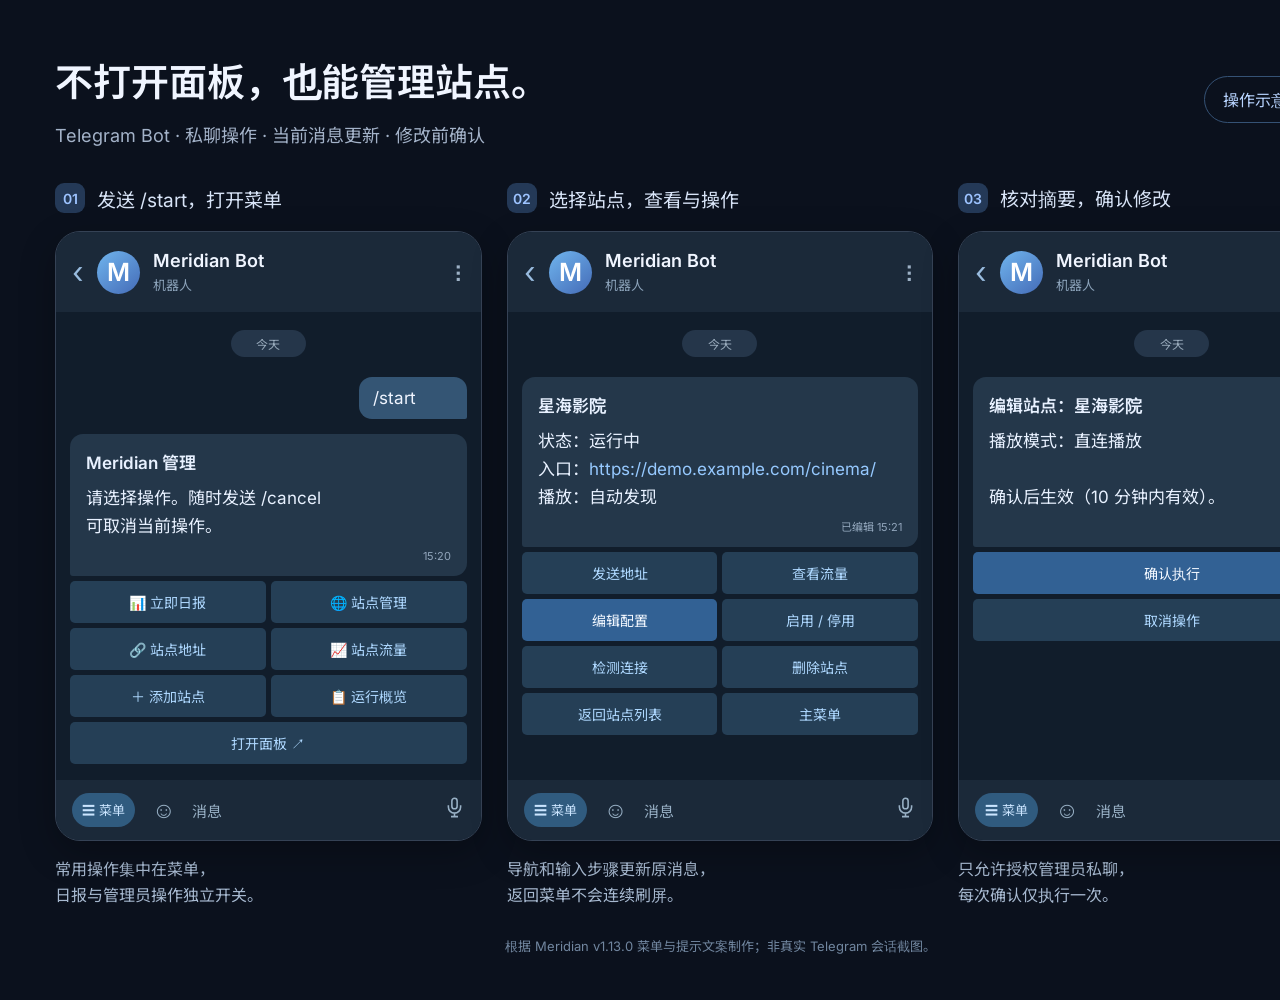
<file: tools/readme/telegram-bot.html>
<!doctype html>
<html lang="zh-CN">
  <meta charset="utf-8" />
  <title>Meridian Telegram Bot 操作示意</title>
  <style>
    @font-face {
      font-family: Inter;
      src: url("../../web/static/fonts/inter-ui.woff2");
    }
    @font-face {
      font-family: Han;
      src: url("../../web/static/fonts/noto-sans-sc-ui.woff2");
    }
    * {
      box-sizing: border-box;
    }
    body {
      margin: 0;
      background: #0b111d;
      color: #f0f5ff;
      font-family: Inter, Han, sans-serif;
      width: 1440px;
      height: 1000px;
      padding: 52px 55px;
    }
    header {
      display: flex;
      align-items: center;
      justify-content: space-between;
      margin-bottom: 36px;
    }
    h1 {
      font-size: 38px;
      font-weight: 600;
      letter-spacing: 0;
      margin: 0 0 12px;
    }
    header p {
      margin: 0;
      font-size: 18px;
      color: #a3b2c8;
    }
    .tag {
      border: 1px solid #355275;
      border-radius: 24px;
      padding: 10px 18px;
      color: #b8d4ff;
      font-size: 16px;
    }
    .flow {
      display: grid;
      grid-template-columns: repeat(3, 1fr);
      gap: 25px;
    }
    .step {
      display: flex;
      align-items: center;
      gap: 12px;
      font-size: 19px;
      color: #d8e4f7;
      margin-bottom: 18px;
    }
    .num {
      display: inline-flex;
      width: 30px;
      height: 30px;
      align-items: center;
      justify-content: center;
      background: #243957;
      color: #9dc3ff;
      border-radius: 9px;
      font-size: 14px;
      font-weight: 600;
    }
    .phone {
      height: 610px;
      border: 1px solid #354255;
      border-radius: 25px;
      overflow: hidden;
      background: #111d2b;
      box-shadow: 0 12px 35px #0004;
      position: relative;
    }
    .bar {
      height: 80px;
      background: #1b2939;
      display: flex;
      gap: 13px;
      align-items: center;
      padding: 16px;
    }
    .back {
      font-size: 30px;
      color: #99bcdf;
      line-height: 1;
    }
    .avatar {
      width: 43px;
      height: 43px;
      background: linear-gradient(140deg, #70b5ee, #446bb7);
      border-radius: 50%;
      display: flex;
      align-items: center;
      justify-content: center;
      font-size: 25px;
      font-weight: 600;
      color: white;
    }
    .name {
      font-size: 18px;
      font-weight: 600;
    }
    .status {
      font-size: 13px;
      color: #8ca3ba;
      margin-top: 4px;
    }
    .dots {
      margin-left: auto;
      font-size: 25px;
      color: #9db1c6;
    }
    .chat {
      padding: 18px 14px;
    }
    .date {
      text-align: center;
      font-size: 12px;
      color: #9aacbd;
      margin: 0 auto 20px;
      width: 75px;
      background: #25364a;
      padding: 5px 10px;
      border-radius: 18px;
    }
    .user {
      margin-left: auto;
      width: 108px;
      background: #345574;
      padding: 11px 14px;
      border-radius: 13px 13px 2px 13px;
      font-size: 17px;
      margin-bottom: 15px;
    }
    .bubble {
      border-radius: 13px 13px 13px 3px;
      background: #24374a;
      padding: 15px 16px 11px;
      color: #e8f1ff;
      font-size: 17px;
      line-height: 1.65;
      min-height: 107px;
    }
    .bubble .lead {
      font-weight: 600;
      margin-bottom: 7px;
    }
    .bubble .url {
      color: #96c9ff;
      overflow-wrap: anywhere;
    }
    .time {
      text-align: right;
      font-size: 11px;
      color: #91a5bb;
      margin-top: 7px;
    }
    .keys {
      display: grid;
      grid-template-columns: 1fr 1fr;
      gap: 5px;
      margin-top: 5px;
    }
    .keys div {
      height: 42px;
      display: flex;
      align-items: center;
      justify-content: center;
      border-radius: 5px;
      background: #253f56;
      color: #aed8ff;
      font-size: 14px;
      white-space: nowrap;
    }
    .keys .wide {
      grid-column: 1/-1;
    }
    .keys .primary {
      background: #326194;
      color: #f3f8ff;
    }
    .composer {
      position: absolute;
      bottom: 0;
      left: 0;
      right: 0;
      height: 60px;
      background: #1b2939;
      display: flex;
      align-items: center;
      padding: 0 16px;
      gap: 17px;
      color: #98b0c5;
      font-size: 15px;
    }
    .menu {
      background: #305b7f;
      padding: 7px 10px;
      border-radius: 18px;
      color: #cbe5ff;
      font-size: 13px;
    }
    .smile {
      font-size: 23px;
    }
    .mic {
      margin-left: auto;
      font-size: 23px;
    }
    .note {
      font-size: 16px;
      color: #a7b9d0;
      margin: 16px 0 0;
      line-height: 1.6;
    }
    .foot {
      font-size: 13px;
      color: #71869f;
      text-align: center;
      margin: 28px 0 0;
    }
  </style>
  <header>
    <div>
      <h1>不打开面板，也能管理站点。</h1>
      <p>Telegram Bot · 私聊操作 · 当前消息更新 · 修改前确认</p>
    </div>
    <span class="tag">操作示意 · 模拟数据</span>
  </header>
  <div class="flow">
    <section>
      <div class="step"><span class="num">01</span>发送 /start，打开菜单</div>
      <div class="phone">
        <div class="bar">
          <span class="back">‹</span><span class="avatar">M</span>
          <div>
            <div class="name">Meridian Bot</div>
            <div class="status">机器人</div>
          </div>
          <span class="dots">⋮</span>
        </div>
        <div class="chat">
          <div class="date">今天</div>
          <div class="user">/start</div>
          <div class="bubble">
            <div class="lead">Meridian 管理</div>
            请选择操作。随时发送 /cancel<br />可取消当前操作。
            <div class="time">15:20</div>
          </div>
          <div class="keys">
            <div>📊 立即日报</div>
            <div>🌐 站点管理</div>
            <div>🔗 站点地址</div>
            <div>📈 站点流量</div>
            <div>＋ 添加站点</div>
            <div>📋 运行概览</div>
            <div class="wide">打开面板 ↗</div>
          </div>
        </div>
        <div class="composer">
          <span class="menu">☰ 菜单</span><span class="smile">☺</span>消息<span
            class="mic"
            ><svg
              width="21"
              height="24"
              viewBox="0 0 24 24"
              fill="none"
              stroke="currentColor"
              stroke-width="1.8"
            >
              <rect x="9" y="2" width="6" height="12" rx="3" />
              <path d="M5 10v2a7 7 0 0 0 14 0v-2M12 19v4m-4 0h8" /></svg
          ></span>
        </div>
      </div>
      <p class="note">常用操作集中在菜单，<br />日报与管理员操作独立开关。</p>
    </section>
    <section>
      <div class="step"><span class="num">02</span>选择站点，查看与操作</div>
      <div class="phone">
        <div class="bar">
          <span class="back">‹</span><span class="avatar">M</span>
          <div>
            <div class="name">Meridian Bot</div>
            <div class="status">机器人</div>
          </div>
          <span class="dots">⋮</span>
        </div>
        <div class="chat">
          <div class="date">今天</div>
          <div class="bubble">
            <div class="lead">星海影院</div>
            状态：运行中<br />入口：<span class="url"
              >https://demo.example.com/cinema/</span
            ><br />播放：自动发现
            <div class="time">已编辑 15:21</div>
          </div>
          <div class="keys">
            <div>发送地址</div>
            <div>查看流量</div>
            <div class="primary">编辑配置</div>
            <div>启用 / 停用</div>
            <div>检测连接</div>
            <div>删除站点</div>
            <div>返回站点列表</div>
            <div>主菜单</div>
          </div>
        </div>
        <div class="composer">
          <span class="menu">☰ 菜单</span><span class="smile">☺</span>消息<span
            class="mic"
            ><svg
              width="21"
              height="24"
              viewBox="0 0 24 24"
              fill="none"
              stroke="currentColor"
              stroke-width="1.8"
            >
              <rect x="9" y="2" width="6" height="12" rx="3" />
              <path d="M5 10v2a7 7 0 0 0 14 0v-2M12 19v4m-4 0h8" /></svg
          ></span>
        </div>
      </div>
      <p class="note">导航和输入步骤更新原消息，<br />返回菜单不会连续刷屏。</p>
    </section>
    <section>
      <div class="step"><span class="num">03</span>核对摘要，确认修改</div>
      <div class="phone">
        <div class="bar">
          <span class="back">‹</span><span class="avatar">M</span>
          <div>
            <div class="name">Meridian Bot</div>
            <div class="status">机器人</div>
          </div>
          <span class="dots">⋮</span>
        </div>
        <div class="chat">
          <div class="date">今天</div>
          <div class="bubble">
            <div class="lead">编辑站点：星海影院</div>
            播放模式：直连播放<br /><br />确认后生效（10 分钟内有效）。
            <div class="time">已编辑 15:22</div>
          </div>
          <div class="keys">
            <div class="wide primary">确认执行</div>
            <div class="wide">取消操作</div>
          </div>
        </div>
        <div class="composer">
          <span class="menu">☰ 菜单</span><span class="smile">☺</span>消息<span
            class="mic"
            ><svg
              width="21"
              height="24"
              viewBox="0 0 24 24"
              fill="none"
              stroke="currentColor"
              stroke-width="1.8"
            >
              <rect x="9" y="2" width="6" height="12" rx="3" />
              <path d="M5 10v2a7 7 0 0 0 14 0v-2M12 19v4m-4 0h8" /></svg
          ></span>
        </div>
      </div>
      <p class="note">只允许授权管理员私聊，<br />每次确认仅执行一次。</p>
    </section>
  </div>
  <p class="foot">
    根据 Meridian v1.13.0 菜单与提示文案制作；非真实 Telegram 会话截图。
  </p>
</html>
</file>
